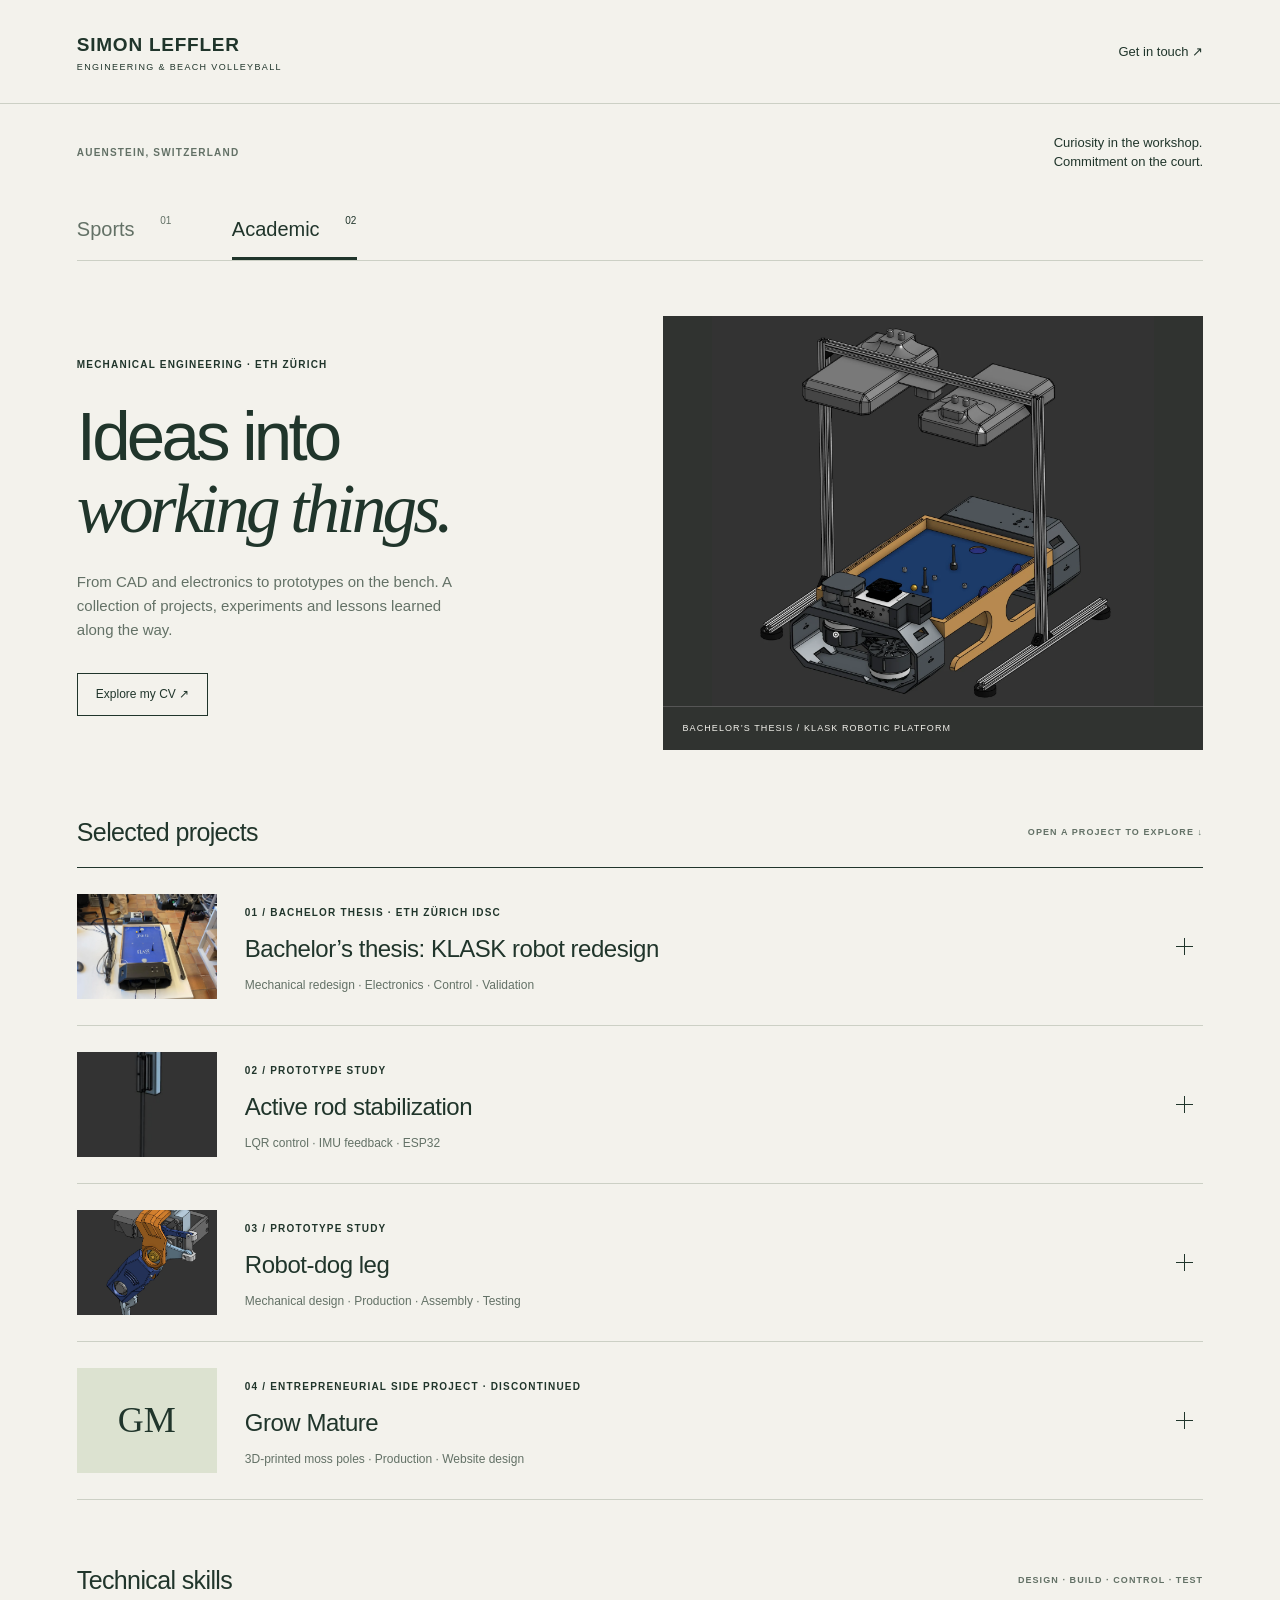
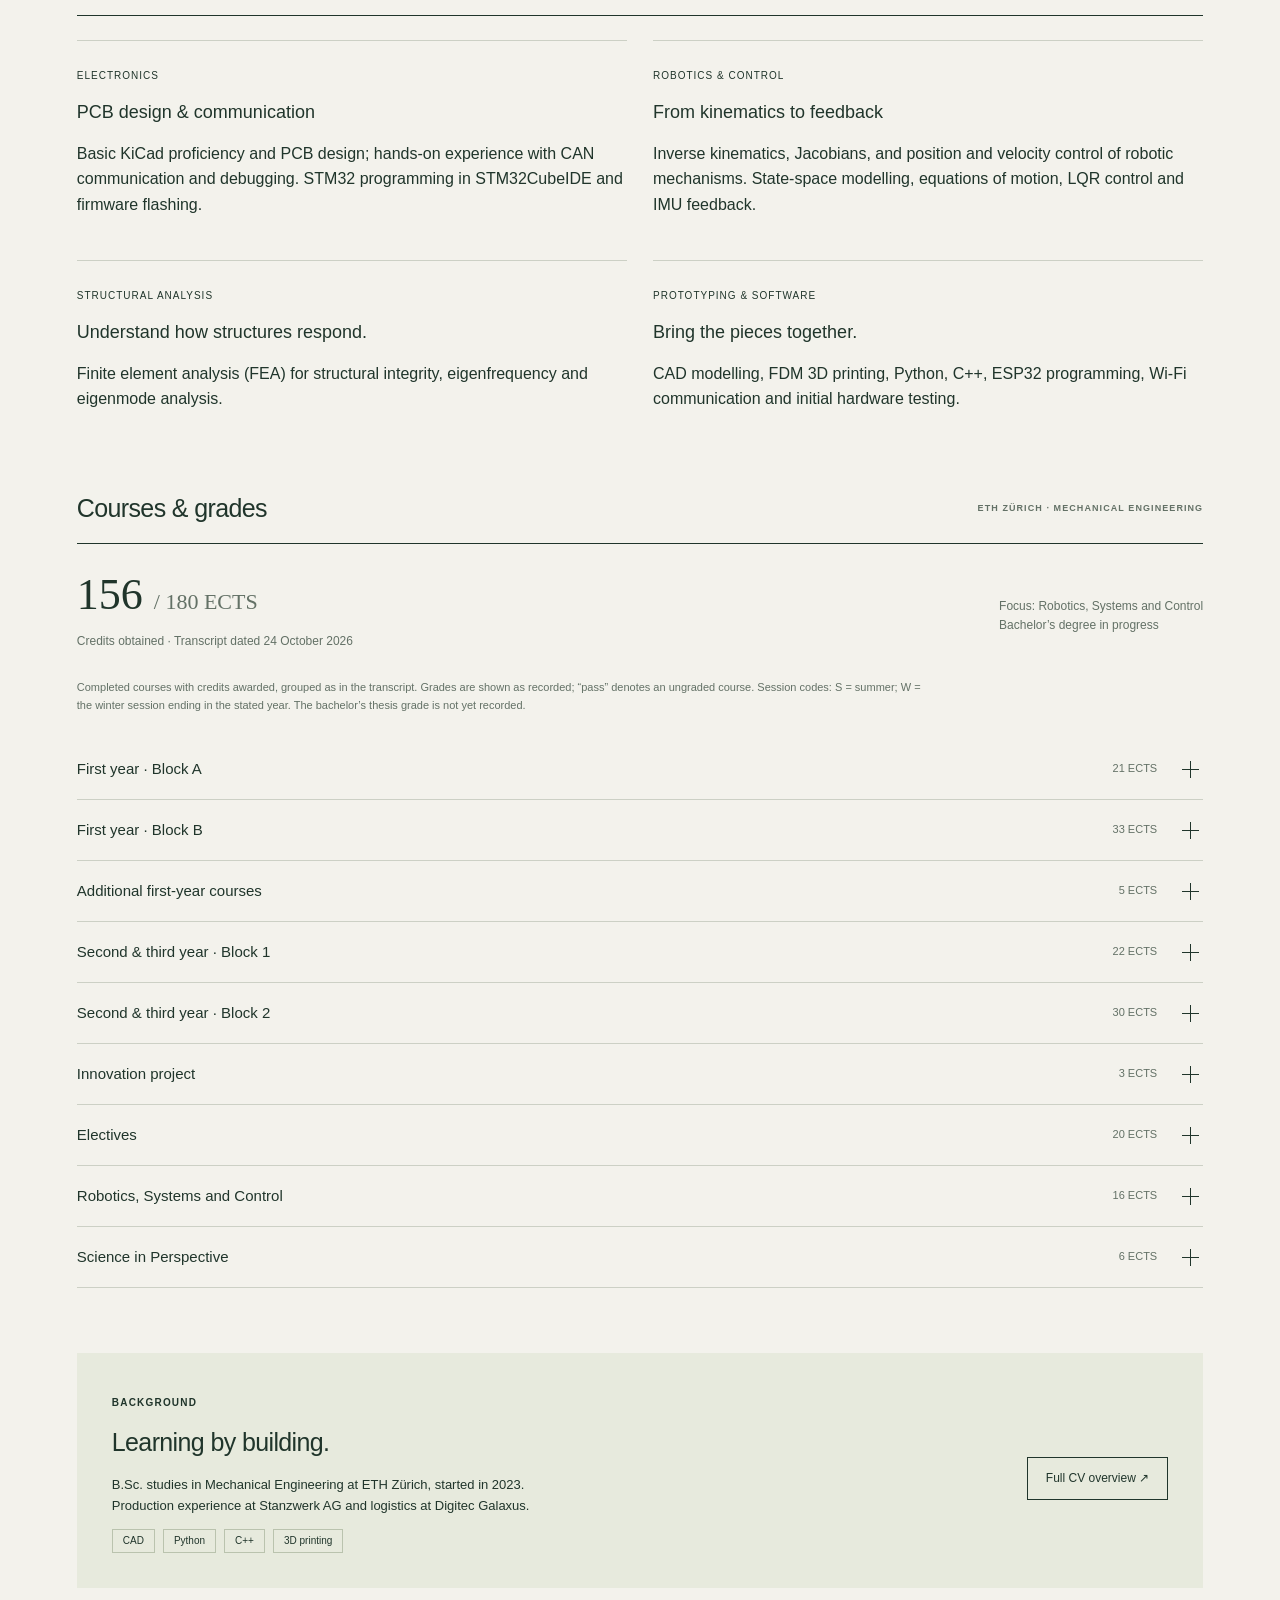
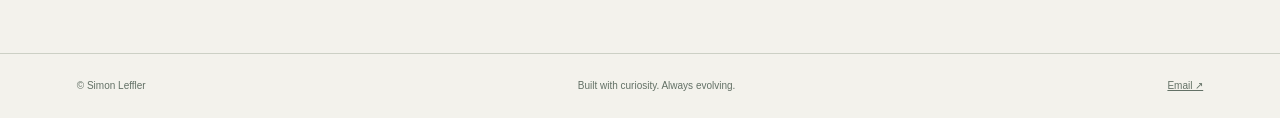
<file: index.html>
<!doctype html>
<html lang="en"><head><meta charset="UTF-8"><meta name="viewport" content="width=device-width, initial-scale=1"><meta name="description" content="Simon Leffler — mechanical engineering at ETH Zürich, hands-on projects and beach volleyball."><title>Simon Leffler — Sports & Academic</title><link rel="stylesheet" href="style.css"></head>
<body><header><a class="wordmark" href="#academic">SIMON LEFFLER<span>ENGINEERING & BEACH VOLLEYBALL</span></a><a class="contact" href="mailto:simon.leffler@hotmail.ch">Get in touch ↗</a></header>
<main><div class="intro"><span class="eyebrow">AUENSTEIN, SWITZERLAND</span><p>Curiosity in the workshop.<br>Commitment on the court.</p></div>
<nav role="tablist" aria-label="Portfolio sections"><button role="tab" id="tab-sports" aria-controls="sports" aria-selected="false" tabindex="-1">Sports <span>01</span></button><button role="tab" id="tab-academic" aria-controls="academic" aria-selected="true">Academic <span>02</span></button></nav>
<section id="academic" role="tabpanel" aria-labelledby="tab-academic"><div class="hero academic-hero"><div><span class="eyebrow">MECHANICAL ENGINEERING · ETH ZÜRICH</span><h1>Ideas into<br><em>working things.</em></h1><p>From CAD and electronics to prototypes on the bench. A collection of projects, experiments and lessons learned along the way.</p><a class="button" href="cv.html">Explore my CV ↗</a></div><figure><img src="assets/klask-final.webp" alt="CAD model of the redesigned KLASK robot with compact five-bar mechanisms"><figcaption>BACHELOR’S THESIS / KLASK ROBOTIC PLATFORM</figcaption></figure></div>
<div class="section-label"><h2>Selected projects</h2><span>OPEN A PROJECT TO EXPLORE ↓</span></div>
<details class="project" id="klask"><summary><img src="assets/klask-built.webp" alt="Assembled KLASK prototype"><div><span class="eyebrow">01 / BACHELOR THESIS · ETH ZÜRICH IDSC</span><h3>Bachelor’s thesis: KLASK robot redesign</h3><p>Mechanical redesign · Electronics · Control · Validation</p></div><span class="plus" aria-hidden="true"></span></summary><div class="project-body"><div class="text-grid"><div><h4>The project</h4><p>Redesigning the existing Klasktron platform into a smaller, more affordable and easier-to-assemble research platform. A five-bar parallel linkage replaces the earlier gantry architecture, with two base-mounted direct-drive motors controlling each player mechanism.</p><p>The work brings together PETG parts, workspace analysis, a custom four-layer power/CAN PCB and experimental motion tests. Reinforcement-learning integration and competitive gameplay evaluation remain follow-on work.</p></div><div><h4>What changed</h4><div class="metrics"><div><strong>62%</strong><span>less reported mechanism bench area</span></div><div><strong>59%</strong><span>lower scoped per-player cost</span></div></div><p class="fine">Comparisons exclude camera stands from footprint and exclude power supplies, printed parts, shipping and game board from cost. These are not complete-system savings.</p><p>Motion testing reached a peak encoder-derived speed of 1.34 m/s in circular escalation. A separate circle test measured 1.55 mm radial RMS tracking error at a commanded 0.8 m/s.</p></div></div>
<h4>From CAD to hardware</h4><div class="gallery"><figure><a href="assets/klask-early.webp" target="_blank" rel="noopener"><img loading="lazy" src="assets/klask-early.webp" alt="Earlier KLASK CAD configuration with motors around the board"></a><figcaption>Earlier assembly configuration</figcaption></figure><figure><a href="assets/klask-final.webp" target="_blank" rel="noopener"><img loading="lazy" src="assets/klask-final.webp" alt="Compact KLASK CAD configuration"></a><figcaption>Compact assembly configuration</figcaption></figure><figure><a href="assets/pcb.webp" target="_blank" rel="noopener"><img loading="lazy" src="assets/pcb.webp" alt="Custom power and CAN breakout PCB render"></a><figcaption>Custom four-layer power / CAN interface</figcaption></figure><figure><a href="assets/klask-built.webp" target="_blank" rel="noopener"><img loading="lazy" src="assets/klask-built.webp" alt="Physical KLASK prototype on a laboratory table"></a><figcaption>The assembled prototype</figcaption></figure></div>
<h4>What I learned</h4><p>Alongside the mechanical redesign, I gained experience programming STM32 microcontrollers in STM32CubeIDE and flashing firmware onto the hardware.</p><div class="learning-grid"><article><span>01 / MECHANICS</span><h5>Design the whole system.</h5><p>A compact mechanism still needs accessible connectors, cable clearance and serviceable joints. Bearing fits and PETG creep matter beyond the CAD model.</p></article><article><span>02 / ANALYSIS</span><h5>Match the model to the hardware.</h5><p>Geometry, travel, friction and mass properties must match before simulation and measured torque can be compared meaningfully.</p></article><article><span>03 / CONTROL</span><h5>Simpler hardware can demand more control work.</h5><p>The five-bar design required substantial tuning, debugging and repeated tests. Geometry changes needed corresponding software changes and explicit stopping behaviour.</p></article><article><span>04 / EXPERIMENTS</span><h5>Keep measurements distinct.</h5><p>Tracking error, encoder drift and striker motion describe different things. CAN communication errors remain unresolved; the added oscillator did not fix them.</p></article></div><p class="source">Based on the thesis discussion and conclusion, hardware/CAD documentation, PCB documentation and workspace analysis. Learning summaries are editorial drafts for review.</p></div></details>
<details class="project"><summary><img src="assets/rod-cad.webp" alt="CAD study of a tall rod mechanism"><div><span class="eyebrow">02 / PROTOTYPE STUDY</span><h3>Active rod stabilization</h3><p>LQR control · IMU feedback · ESP32</p></div><span class="plus" aria-hidden="true"></span></summary><div class="project-body"><h4>Stabilizing an unstable equilibrium</h4><p>This project uses a drone motor to stabilize a rod around its unstable zero position. An inertial measurement unit (IMU) provides feedback for a linear quadratic regulator (LQR), bringing dynamic modelling and control into a physical prototype.</p><p>The work combines CAD modelling, ESP32 programming and Wi-Fi communication with controller tuning and initial hardware tests.</p><div class="media-pair"><img loading="lazy" src="assets/rod-cad.webp" alt="Rod assembly CAD with a base and multiple mounted components"><video controls playsinline preload="none" poster="assets/rod-poster.webp" aria-label="Rod mechanism prototype demonstration"><source src="assets/rod-demo.mp4" type="video/mp4"></video></div><h4>What I learned</h4><div class="learning-grid"><article><span>01 / MODELLING</span><h5>Turn mechanics into a control model.</h5><p>Deriving equations of motion (EOM) and expressing the dynamics in state-space form connected the physical system to LQR controller design.</p></article><article><span>02 / CONTROL</span><h5>Take feedback control onto the bench.</h5><p>Working with IMU feedback, tuning the controller and running initial tests showed how a theoretical design behaves on real hardware.</p></article><article><span>03 / BUILDING</span><h5>Connect CAD to a working prototype.</h5><p>Early hands-on project experience brought CAD modelling, physical assembly and testing together in one system.</p></article><article><span>04 / EMBEDDED SYSTEMS</span><h5>Program and communicate with the controller.</h5><p>ESP32 programming and Wi-Fi communication added practical experience at the interface between the embedded controller and the development setup.</p></article></div></div></details>
<details class="project"><summary><img src="assets/servo-cad.webp" alt="CAD of an articulated servo mechanism"><div><span class="eyebrow">03 / PROTOTYPE STUDY</span><h3>Robot-dog leg</h3><p>Mechanical design · Production · Assembly · Testing</p></div><span class="plus" aria-hidden="true"></span></summary><div class="project-body"><h4>From leg design to a working prototype</h4><p>Mechanical design, production, assembly and testing of a leg mechanism intended for integration into a robot dog. The CAD model and physical prototype connect the designed linkage geometry with the movement of the assembled mechanism.</p><div class="media-pair"><img loading="lazy" src="assets/servo-cad.webp" alt="Articulated mechanism CAD with orange and blue links"><video controls playsinline preload="none" poster="assets/servo-poster.webp" aria-label="Servo mechanism motion demonstration"><source src="assets/servo-demo.mp4" type="video/mp4"></video></div><h4>What I learned</h4><div class="text-grid"><div><h5>Design for production and assembly.</h5><p>Developing the leg involved taking a CAD mechanism through part production and assembly, connecting design decisions with the practical requirements of a physical build.</p></div><div><h5>Test before system integration.</h5><p>Testing the assembled leg provided hands-on experience assessing its motion before integration into a complete robot dog.</p></div></div></div></details>
<details class="project text-project"><summary><span class="project-icon">GM</span><div><span class="eyebrow">04 / ENTREPRENEURIAL SIDE PROJECT · DISCONTINUED</span><h3>Grow Mature</h3><p>3D-printed moss poles · Production · Website design</p></div><span class="plus" aria-hidden="true"></span></summary><div class="project-body"><div class="text-grid"><div><h4>From idea to customer</h4><p>A venture producing 3D-printed moss poles for climbing plants. I handled product development and production, website design and shop setup, packaging, shipping, branding, marketing and customer communication.</p><p>The project was discontinued because of limited time.</p></div><div><h4>Learning themes</h4><p>Turning a product idea into a manufacturable item and an online offering; managing the workflow from 3D printing to fulfilment and customer support. Running the venture also highlighted the time required to sustain both production and day-to-day operations.</p></div></div></div></details>
<section class="skills-section"><div class="section-label"><h2>Technical skills</h2><span>DESIGN · BUILD · CONTROL · TEST</span></div><div class="learning-grid"><article><span>ELECTRONICS</span><h5>PCB design & communication</h5><p>Basic KiCad proficiency and PCB design; hands-on experience with CAN communication and debugging. STM32 programming in STM32CubeIDE and firmware flashing.</p></article><article><span>ROBOTICS & CONTROL</span><h5>From kinematics to feedback</h5><p>Inverse kinematics, Jacobians, and position and velocity control of robotic mechanisms. State-space modelling, equations of motion, LQR control and IMU feedback.</p></article><article><span>STRUCTURAL ANALYSIS</span><h5>Understand how structures respond.</h5><p>Finite element analysis (FEA) for structural integrity, eigenfrequency and eigenmode analysis.</p></article><article><span>PROTOTYPING & SOFTWARE</span><h5>Bring the pieces together.</h5><p>CAD modelling, FDM 3D printing, Python, C++, ESP32 programming, Wi-Fi communication and initial hardware testing.</p></article></div></section><section class="coursework" id="coursework"><div class="section-label"><h2>Courses & grades</h2><span>ETH ZÜRICH · MECHANICAL ENGINEERING</span></div><div class="study-progress"><div><strong>156 <span>/ 180 ECTS</span></strong><p>Credits obtained · Transcript dated 24 October 2026</p></div><p>Focus: Robotics, Systems and Control<br>Bachelor’s degree in progress</p></div><p class="fine">Completed courses with credits awarded, grouped as in the transcript. Grades are shown as recorded; “pass” denotes an ungraded course. Session codes: S = summer; W = the winter session ending in the stated year. The bachelor’s thesis grade is not yet recorded.</p><details class="course-group"><summary><span>First year · Block A</span><span>21 ECTS</span><span class="plus" aria-hidden="true"></span></summary><div class="table-scroll"><table><caption>First year · Block A — completed courses</caption><thead><tr><th scope="col">Course</th><th scope="col">Grade</th><th scope="col">ECTS</th><th scope="col">Session</th></tr></thead><tbody><tr><th scope="row">Analysis I</th><td>5.5</td><td>7</td><td>S24</td></tr><tr><th scope="row">Mechanics I</th><td>5.5</td><td>6</td><td>S24</td></tr><tr><th scope="row">Computer Science I</th><td>5.75</td><td>4</td><td>S24</td></tr><tr><th scope="row">Chemistry</th><td>5.75</td><td>4</td><td>S24</td></tr></tbody></table></div></details><details class="course-group"><summary><span>First year · Block B</span><span>33 ECTS</span><span class="plus" aria-hidden="true"></span></summary><div class="table-scroll"><table><caption>First year · Block B — completed courses</caption><thead><tr><th scope="col">Course</th><th scope="col">Grade</th><th scope="col">ECTS</th><th scope="col">Session</th></tr></thead><tbody><tr><th scope="row">Linear Algebra I/Linear Algebra II</th><td>4.25</td><td>6</td><td>S24</td></tr><tr><th scope="row">Computer Science II</th><td>5.25</td><td>4</td><td>S24</td></tr><tr><th scope="row">Analysis II</th><td>5.75</td><td>7</td><td>S24</td></tr><tr><th scope="row">Physics</th><td>5.75</td><td>5</td><td>S24</td></tr><tr><th scope="row">Machine Design</th><td>5</td><td>5</td><td>S24</td></tr><tr><th scope="row">Mechanics II</th><td>5.25</td><td>6</td><td>S24</td></tr></tbody></table></div></details><details class="course-group"><summary><span>Additional first-year courses</span><span>5 ECTS</span><span class="plus" aria-hidden="true"></span></summary><div class="table-scroll"><table><caption>Additional first-year courses — completed courses</caption><thead><tr><th scope="col">Course</th><th scope="col">Grade</th><th scope="col">ECTS</th><th scope="col">Session</th></tr></thead><tbody><tr><th scope="row">Engineering Design and Material Selection</th><td>5.5</td><td>4</td><td>W24</td></tr><tr><th scope="row">Laboratory Course in Physics for Students in Mechanical Engineering</th><td>pass</td><td>1</td><td>S24</td></tr></tbody></table></div></details><details class="course-group"><summary><span>Second &amp; third year · Block 1</span><span>22 ECTS</span><span class="plus" aria-hidden="true"></span></summary><div class="table-scroll"><table><caption>Second &amp; third year · Block 1 — completed courses</caption><thead><tr><th scope="col">Course</th><th scope="col">Grade</th><th scope="col">ECTS</th><th scope="col">Session</th></tr></thead><tbody><tr><th scope="row">Mechanics III</th><td>5</td><td>6</td><td>W25</td></tr><tr><th scope="row">Control Systems I</th><td>5</td><td>4</td><td>W25</td></tr><tr><th scope="row">Thermodynamics I</th><td>4.5</td><td>4</td><td>W25</td></tr><tr><th scope="row">Electrical Engineering I</th><td>4.75</td><td>4</td><td>W25</td></tr><tr><th scope="row">Analysis III</th><td>5.25</td><td>4</td><td>W25</td></tr></tbody></table></div></details><details class="course-group"><summary><span>Second &amp; third year · Block 2</span><span>30 ECTS</span><span class="plus" aria-hidden="true"></span></summary><div class="table-scroll"><table><caption>Second &amp; third year · Block 2 — completed courses</caption><thead><tr><th scope="col">Course</th><th scope="col">Grade</th><th scope="col">ECTS</th><th scope="col">Session</th></tr></thead><tbody><tr><th scope="row">Thermodynamics II</th><td>4.75</td><td>4</td><td>S25</td></tr><tr><th scope="row">Fluid Dynamics</th><td>4.75</td><td>8</td><td>S25</td></tr><tr><th scope="row">Thermodynamics III</th><td>5</td><td>3</td><td>S25</td></tr><tr><th scope="row">Stochastics and Machine Learning</th><td>5</td><td>5</td><td>S25</td></tr><tr><th scope="row">Quantum Mechanics</th><td>4.5</td><td>4</td><td>S25</td></tr><tr><th scope="row">Engineering Materials and Production</th><td>4</td><td>6</td><td>S25</td></tr></tbody></table></div></details><details class="course-group"><summary><span>Innovation project</span><span>3 ECTS</span><span class="plus" aria-hidden="true"></span></summary><div class="table-scroll"><table><caption>Innovation project — completed courses</caption><thead><tr><th scope="col">Course</th><th scope="col">Grade</th><th scope="col">ECTS</th><th scope="col">Session</th></tr></thead><tbody><tr><th scope="row">Innovation Project</th><td>5.25</td><td>3</td><td>W25</td></tr></tbody></table></div></details><details class="course-group"><summary><span>Electives</span><span>20 ECTS</span><span class="plus" aria-hidden="true"></span></summary><div class="table-scroll"><table><caption>Electives — completed courses</caption><thead><tr><th scope="col">Course</th><th scope="col">Grade</th><th scope="col">ECTS</th><th scope="col">Session</th></tr></thead><tbody><tr><th scope="row">Manufacturing</th><td>5</td><td>4</td><td>W26</td></tr><tr><th scope="row">Introduction to Finite Element Analysis</th><td>4.5</td><td>4</td><td>S26</td></tr><tr><th scope="row">Managerial Economics</th><td>5.25</td><td>4</td><td>W26</td></tr><tr><th scope="row">Mass Transfer</th><td>4</td><td>4</td><td>W26</td></tr><tr><th scope="row">Materials for Mechanical Engineers</th><td>5</td><td>4</td><td>S26</td></tr></tbody></table></div></details><details class="course-group"><summary><span>Robotics, Systems and Control</span><span>16 ECTS</span><span class="plus" aria-hidden="true"></span></summary><div class="table-scroll"><table><caption>Robotics, Systems and Control — completed courses</caption><thead><tr><th scope="col">Course</th><th scope="col">Grade</th><th scope="col">ECTS</th><th scope="col">Session</th></tr></thead><tbody><tr><th scope="row">Introduction to Photonics</th><td>5.25</td><td>4</td><td>W26</td></tr><tr><th scope="row">Manufacturing of Electronic Devices</th><td>4.75</td><td>4</td><td>W26</td></tr><tr><th scope="row">Microrobotics</th><td>5.5</td><td>4</td><td>W26</td></tr><tr><th scope="row">Nanorobotics</th><td>4.75</td><td>4</td><td>S26</td></tr></tbody></table></div></details><details class="course-group"><summary><span>Science in Perspective</span><span>6 ECTS</span><span class="plus" aria-hidden="true"></span></summary><div class="table-scroll"><table><caption>Science in Perspective — completed courses</caption><thead><tr><th scope="col">Course</th><th scope="col">Grade</th><th scope="col">ECTS</th><th scope="col">Session</th></tr></thead><tbody><tr><th scope="row">Aesthetics: On the History and Theory of Beauty</th><td>5.5</td><td>3</td><td>S25</td></tr><tr><th scope="row">Technology and Policy of Electrical Energy Storage</th><td>4.75</td><td>3</td><td>S25</td></tr></tbody></table></div></details></section><aside class="cv-strip"><div><span class="eyebrow">BACKGROUND</span><h2>Learning by building.</h2><p>B.Sc. studies in Mechanical Engineering at ETH Zürich, started in 2023.<br>Production experience at Stanzwerk AG and logistics at Digitec Galaxus.</p><div class="tags"><span>CAD</span><span>Python</span><span>C++</span><span>3D printing</span></div></div><a class="button" href="cv.html">Full CV overview ↗</a></aside></section>
<section id="sports" role="tabpanel" aria-labelledby="tab-sports" hidden><div class="hero sports-hero"><div><span class="eyebrow">BEACH VOLLEYBALL · BLOCKER</span><h1>One point.<br><em>Then the next.</em></h1><p>From Auenstein to the top of Swiss beach volleyball. The seasons, the people and the work behind the results.</p><a class="button" href="assets/sponsoring-2027.pdf" target="_blank" rel="noopener">Sponsoring 2027 ↗</a></div><figure><img src="assets/sport.webp" alt="Simon Leffler holding a volleyball on court"><figcaption>SIMON LEFFLER / BEACH VOLLEYBALL</figcaption></figure></div><div class="sport-intro"><p>Swiss U23 champion in 2024 & 2025.<br>Fourth at the Elite Swiss Championships in 2026.</p><span>190 CM<br>AUENSTEIN, AARGAU</span></div><div class="section-label"><h2>Season by season</h2><span>OPEN A YEAR TO EXPLORE ↓</span></div><div id="seasons"></div><aside class="cv-strip"><div><span class="eyebrow">THE NEXT CHAPTER</span><h2>More time on the sand.</h2><p>The 2027 ambition: more quality in training and recovery,<br>more international experience, and greater consistency.</p></div><a class="button" href="mailto:simon.leffler@hotmail.ch">Let’s connect ↗</a></aside></section>
</main><footer><span>© Simon Leffler</span><span>Built with curiosity. Always evolving.</span><a href="mailto:simon.leffler@hotmail.ch">Email ↗</a></footer><script src="content.js?v=2023-story"></script><script src="app.js"></script></body></html>
</file>
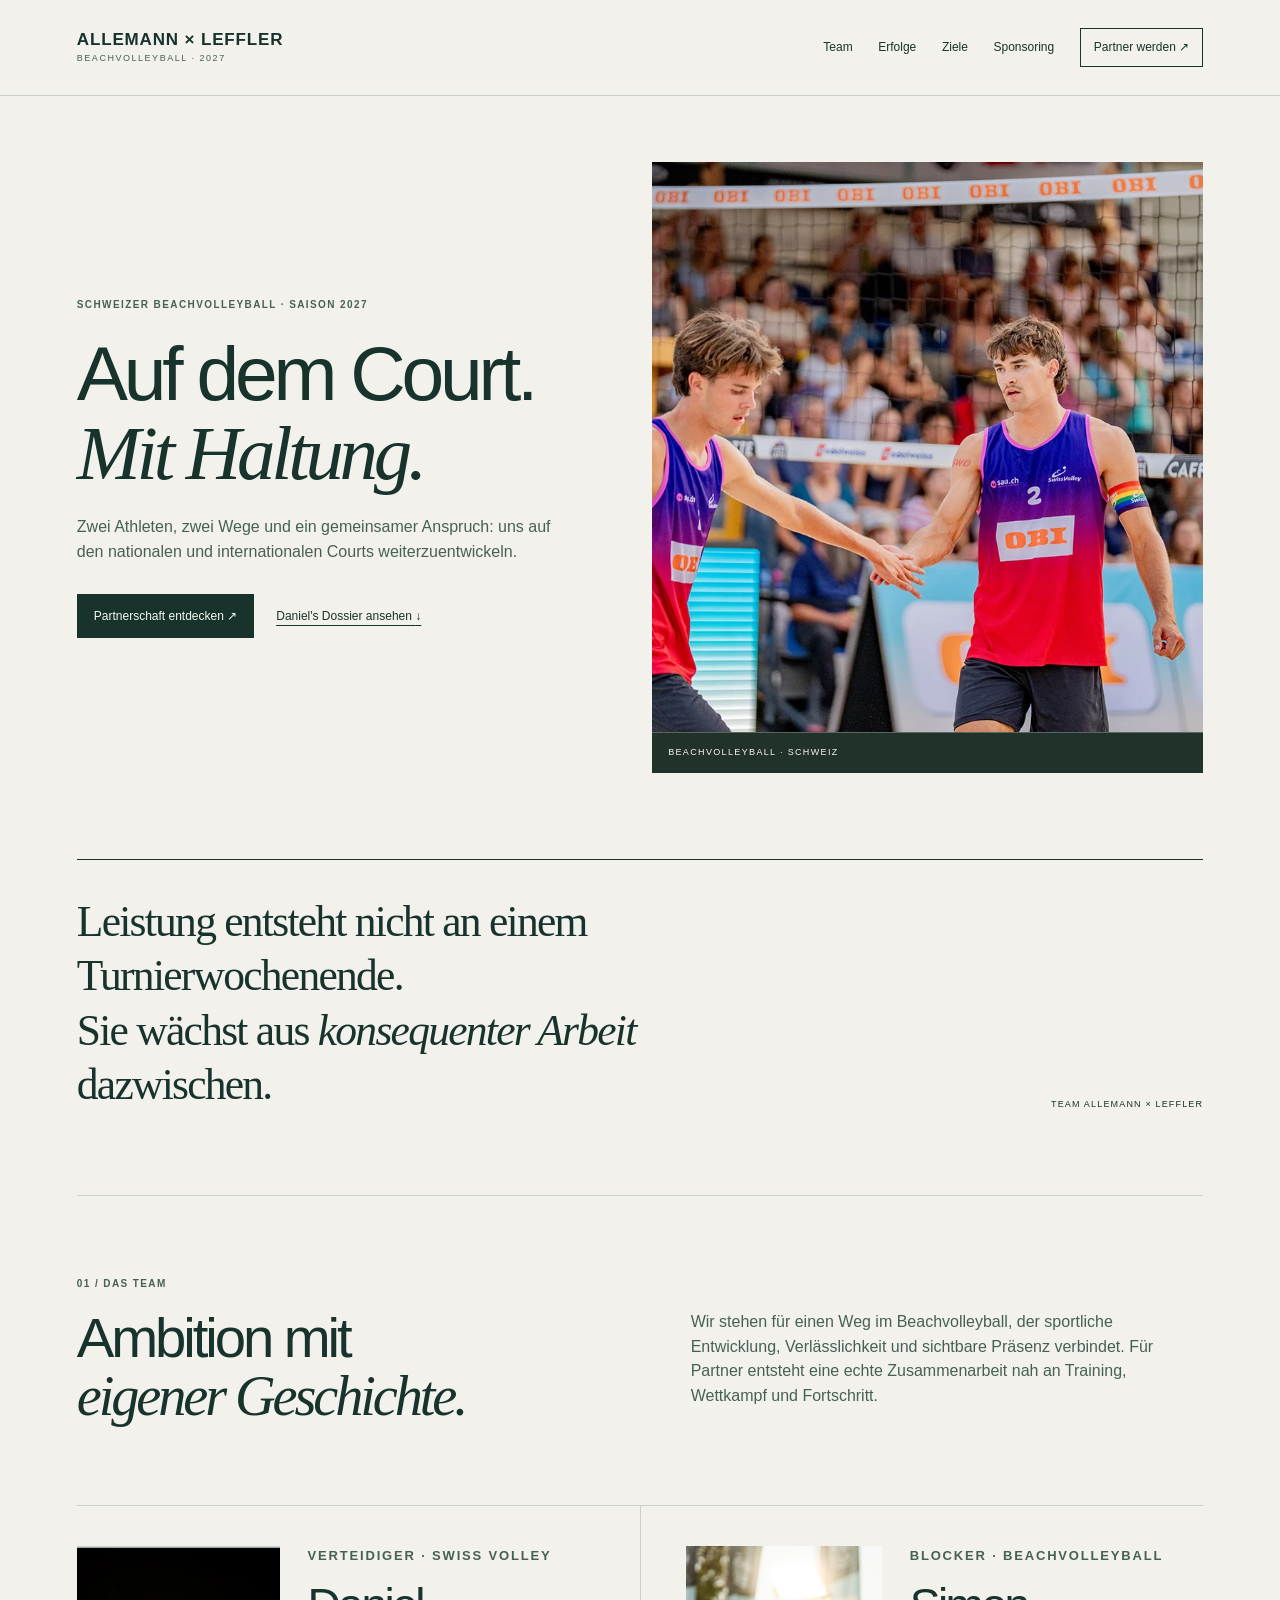
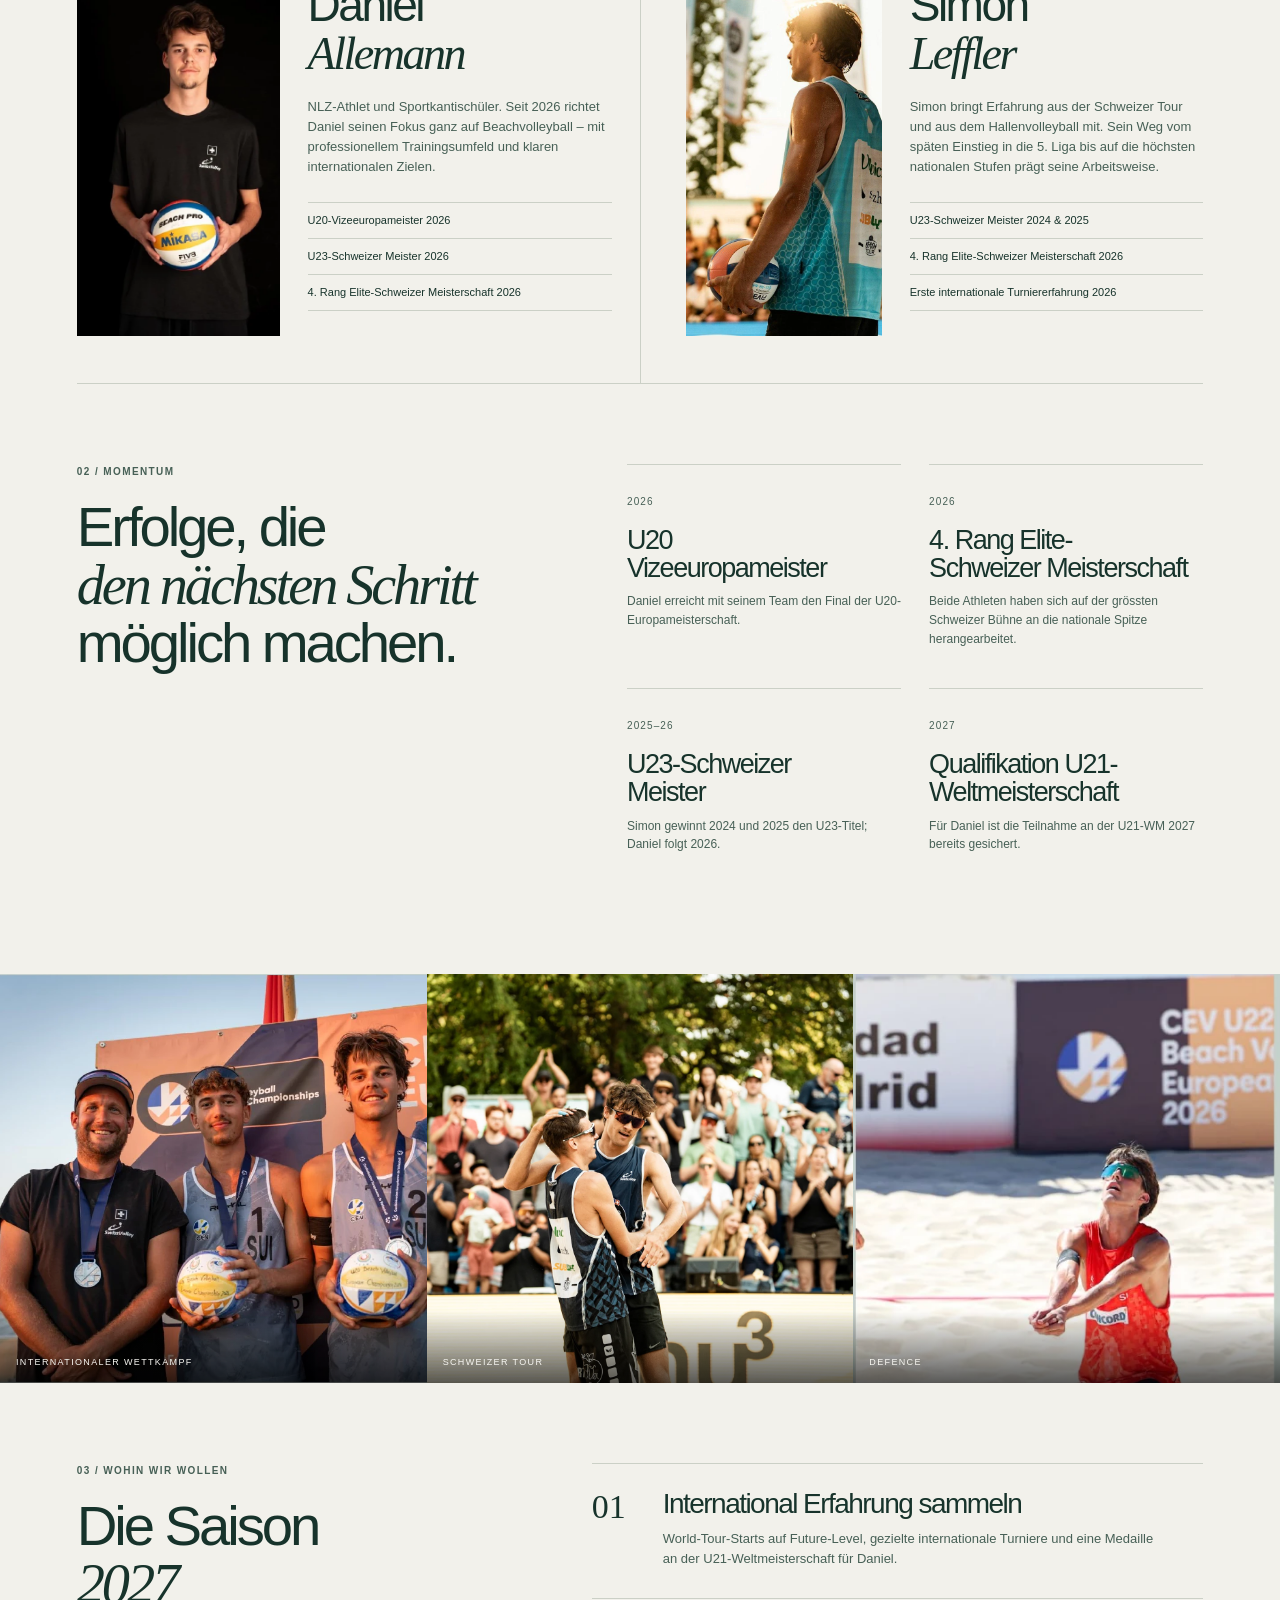
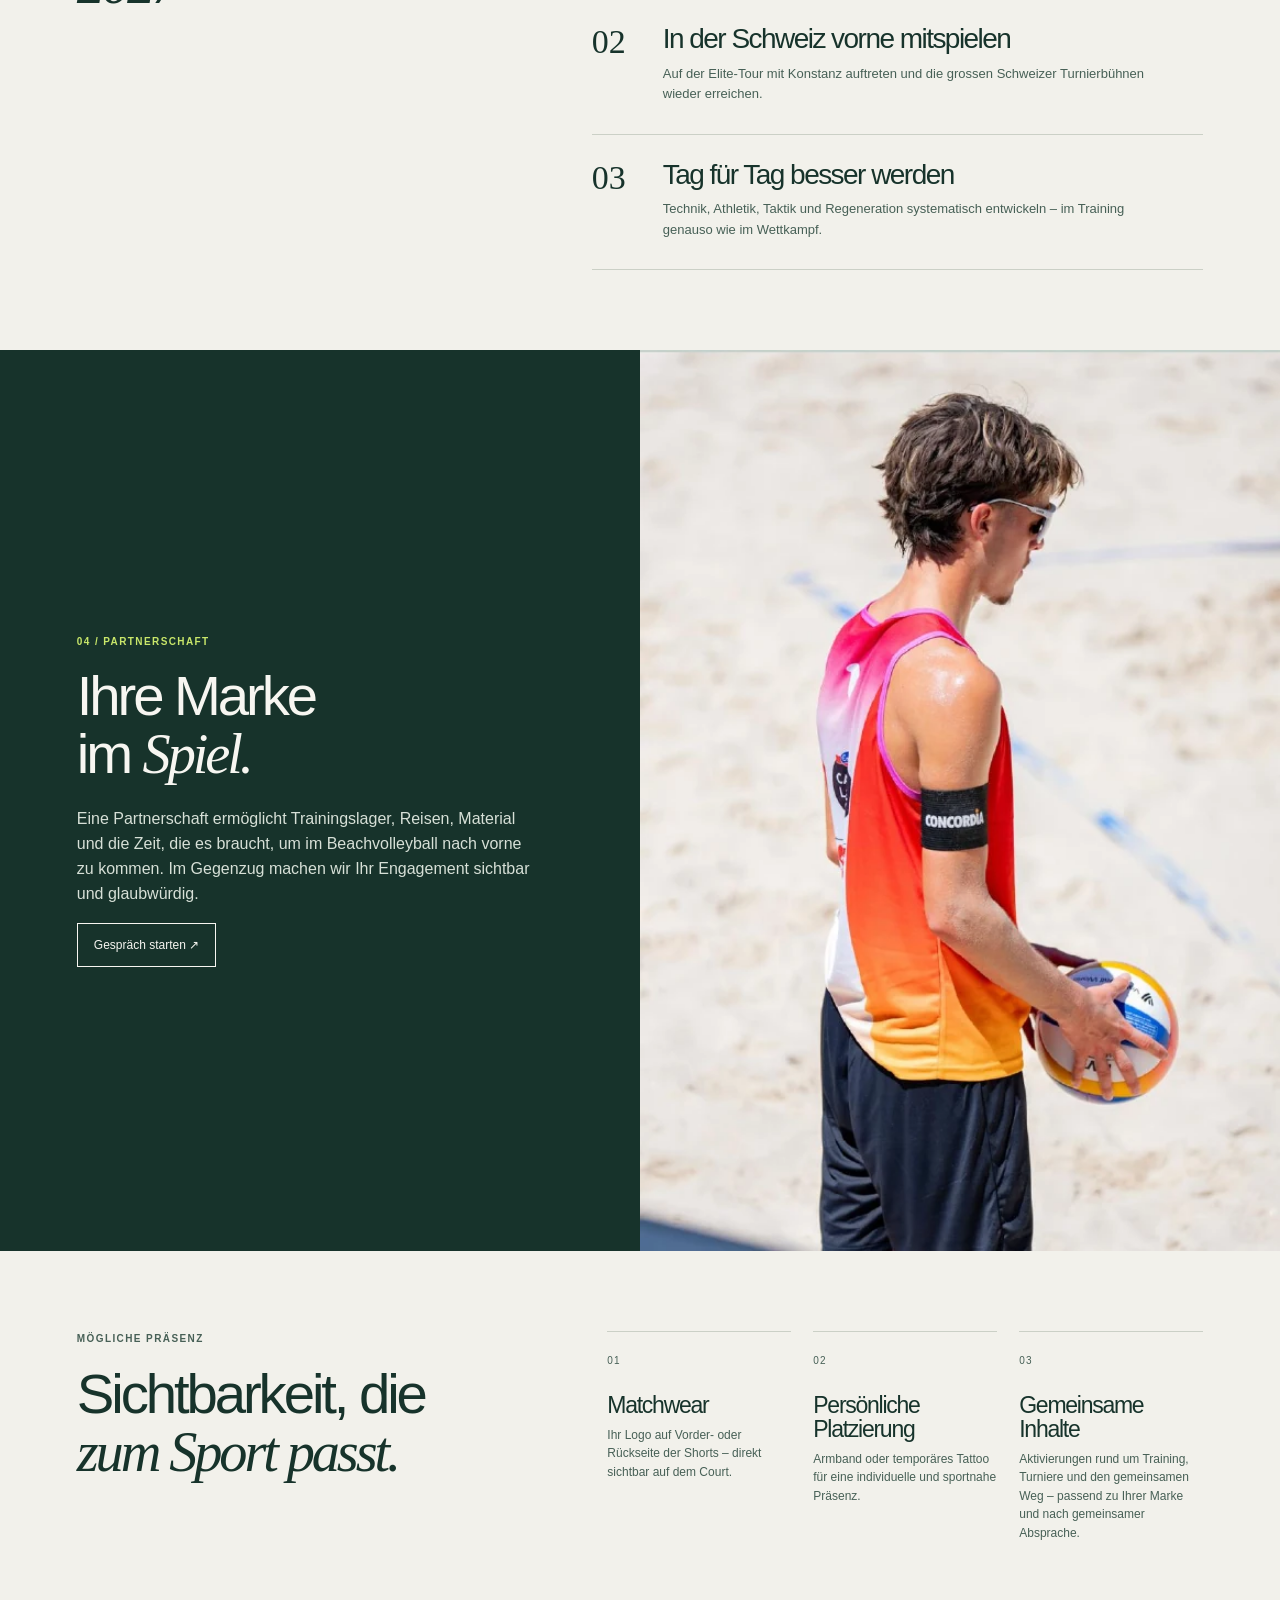
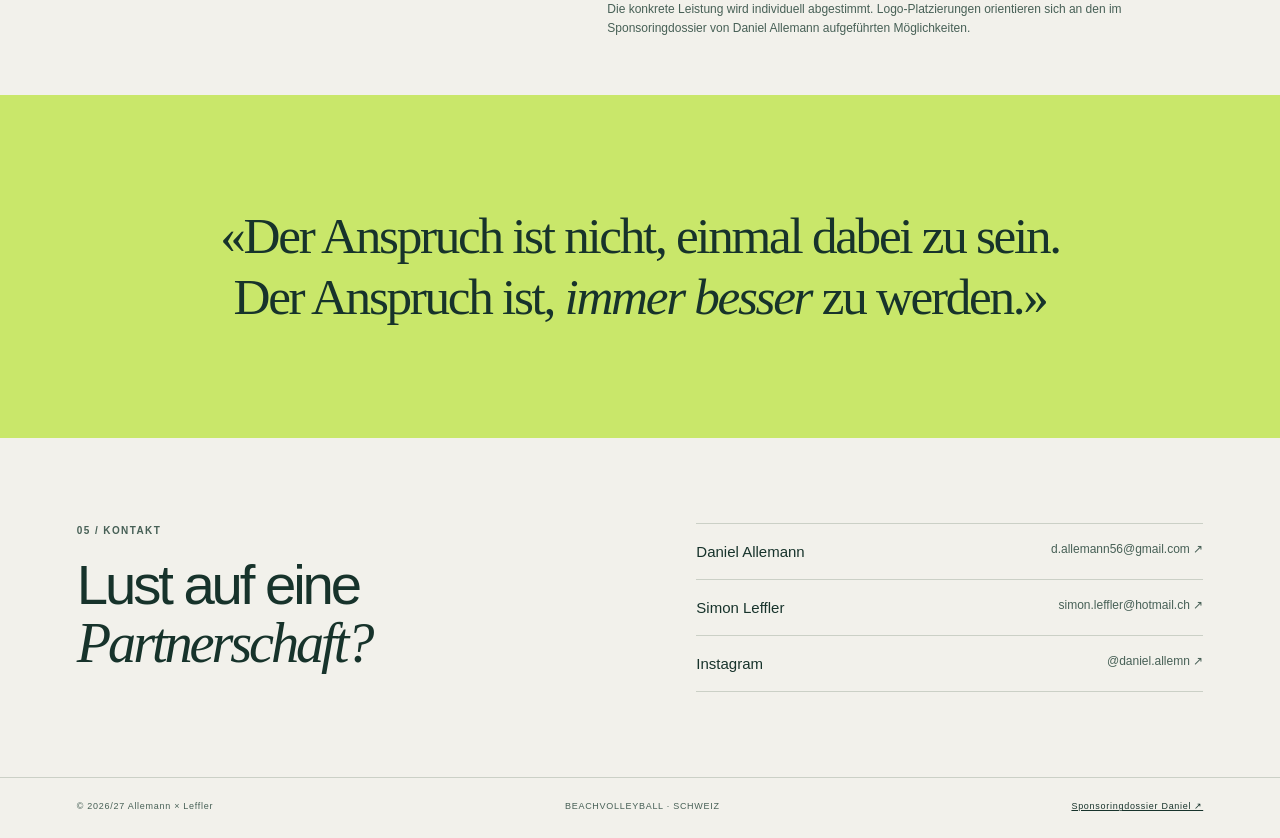
<file: team/index.html>
<!doctype html>
<html lang="de">
<head>
  <meta charset="UTF-8">
  <meta name="viewport" content="width=device-width, initial-scale=1">
  <meta name="description" content="Allemann × Leffler — Beachvolleyball. Partnerschaftsmöglichkeiten für die Saison 2027.">
  <meta name="theme-color" content="#17332b">
  <title>Allemann × Leffler — Beachvolleyball</title>
  <link rel="stylesheet" href="style.css">
</head>
<body>
  <header class="site-header">
    <a class="wordmark" href="#top" aria-label="Zur Startseite">ALLEMANN × LEFFLER<span>BEACHVOLLEYBALL · 2027</span></a>
    <button class="menu-toggle" type="button" aria-expanded="false" aria-controls="main-nav">Menü <span aria-hidden="true">+</span></button>
    <nav id="main-nav" aria-label="Hauptnavigation">
      <a href="#team">Team</a>
      <a href="#highlights">Erfolge</a>
      <a href="#goals">Ziele</a>
      <a href="#partnerschaft">Sponsoring</a>
      <a class="nav-cta" href="#contact">Partner werden ↗</a>
    </nav>
  </header>

  <main id="top">
    <section class="hero" aria-labelledby="hero-title">
      <div class="hero-copy">
        <p class="eyebrow">SCHWEIZER BEACHVOLLEYBALL · SAISON 2027</p>
        <h1>Auf dem Court.<br><em>Mit Haltung.</em></h1>
        <p class="lead">Zwei Athleten, zwei Wege und ein gemeinsamer Anspruch: uns auf den nationalen und internationalen Courts weiterzuentwickeln.</p>
        <div class="button-row">
          <a class="button button-dark" href="#partnerschaft">Partnerschaft entdecken ↗</a>
          <a class="text-link" href="assets/sponsoringdossier-daniel-allemann-2026.pdf" target="_blank" rel="noopener">Daniel's Dossier ansehen <span aria-hidden="true">↓</span></a>
        </div>
      </div>
      <figure class="hero-image">
        <img src="assets/simon-daniel-2026.webp" alt="Simon Leffler und Daniel Allemann auf einem Beachvolleyball-Court">
        <figcaption>BEACHVOLLEYBALL · SCHWEIZ</figcaption>
      </figure>
    </section>

    <section class="statement" aria-label="Unser Anspruch">
      <p>Leistung entsteht nicht an einem Turnierwochenende.<br>Sie wächst aus <em>konsequenter Arbeit</em> dazwischen.</p>
      <span>TEAM ALLEMANN × LEFFLER</span>
    </section>

    <section id="team" class="section intro-section" aria-labelledby="team-title">
      <div class="section-heading">
        <p class="eyebrow">01 / DAS TEAM</p>
        <h2 id="team-title">Ambition mit<br><em>eigener Geschichte.</em></h2>
      </div>
      <div class="section-copy">
        <p>Wir stehen für einen Weg im Beachvolleyball, der sportliche Entwicklung, Verlässlichkeit und sichtbare Präsenz verbindet. Für Partner entsteht eine echte Zusammenarbeit nah an Training, Wettkampf und Fortschritt.</p>
      </div>
    </section>

    <section class="athletes" aria-label="Athletenprofile">
      <article class="athlete-card athlete-daniel">
        <div class="athlete-image"><img src="assets/daniel-portrait.webp" alt="Daniel Allemann mit Beachvolleyball"></div>
        <div class="athlete-info">
          <p class="eyebrow">VERTEIDIGER · SWISS VOLLEY</p>
          <h3>Daniel<br><em>Allemann</em></h3>
          <p>NLZ-Athlet und Sportkantischüler. Seit 2026 richtet Daniel seinen Fokus ganz auf Beachvolleyball – mit professionellem Trainingsumfeld und klaren internationalen Zielen.</p>
          <ul>
            <li>U20-Vizeeuropameister 2026</li>
            <li>U23-Schweizer Meister 2026</li>
            <li>4. Rang Elite-Schweizer Meisterschaft 2026</li>
          </ul>
        </div>
      </article>
      <article class="athlete-card athlete-simon">
        <div class="athlete-image"><img src="assets/simon-sport.webp" alt="Simon Leffler hält einen Volleyball auf dem Court"></div>
        <div class="athlete-info">
          <p class="eyebrow">BLOCKER · BEACHVOLLEYBALL</p>
          <h3>Simon<br><em>Leffler</em></h3>
          <p>Simon bringt Erfahrung aus der Schweizer Tour und aus dem Hallenvolleyball mit. Sein Weg vom späten Einstieg in die 5. Liga bis auf die höchsten nationalen Stufen prägt seine Arbeitsweise.</p>
          <ul>
            <li>U23-Schweizer Meister 2024 &amp; 2025</li>
            <li>4. Rang Elite-Schweizer Meisterschaft 2026</li>
            <li>Erste internationale Turniererfahrung 2026</li>
          </ul>
        </div>
      </article>
    </section>

    <section id="highlights" class="section achievements" aria-labelledby="highlights-title">
      <div class="section-heading">
        <p class="eyebrow">02 / MOMENTUM</p>
        <h2 id="highlights-title">Erfolge, die<br><em>den nächsten Schritt</em> möglich machen.</h2>
      </div>
      <div class="achievement-grid">
        <article><span>2026</span><h3>U20<br>Vizeeuropameister</h3><p>Daniel erreicht mit seinem Team den Final der U20-Europameisterschaft.</p></article>
        <article><span>2026</span><h3>4. Rang Elite-<br>Schweizer Meisterschaft</h3><p>Beide Athleten haben sich auf der grössten Schweizer Bühne an die nationale Spitze herangearbeitet.</p></article>
        <article><span>2025–26</span><h3>U23-Schweizer<br>Meister</h3><p>Simon gewinnt 2024 und 2025 den U23-Titel; Daniel folgt 2026.</p></article>
        <article><span>2027</span><h3>Qualifikation U21-<br>Weltmeisterschaft</h3><p>Für Daniel ist die Teilnahme an der U21-WM 2027 bereits gesichert.</p></article>
      </div>
    </section>

    <section class="photo-band" aria-label="Eindrücke vom Beachvolleyball">
      <figure><img src="assets/daniel-cev.webp" alt="Daniel Allemann nach einem internationalen Beachvolleyball-Erfolg"><figcaption>INTERNATIONALER WETTKAMPF</figcaption></figure>
      <figure><img src="assets/simon-2025.webp" alt="Simon Leffler beim Beachvolleyball"><figcaption>SCHWEIZER TOUR</figcaption></figure>
      <figure><img src="assets/daniel-defence.webp" alt="Daniel Allemann bei einer Abwehraktion im Sand"><figcaption>DEFENCE</figcaption></figure>
    </section>

    <section id="goals" class="section goals" aria-labelledby="goals-title">
      <div class="section-heading">
        <p class="eyebrow">03 / WOHIN WIR WOLLEN</p>
        <h2 id="goals-title">Die Saison<br><em>2027</em></h2>
      </div>
      <div class="goal-list">
        <article><span>01</span><div><h3>International Erfahrung sammeln</h3><p>World-Tour-Starts auf Future-Level, gezielte internationale Turniere und eine Medaille an der U21-Weltmeisterschaft für Daniel.</p></div></article>
        <article><span>02</span><div><h3>In der Schweiz vorne mitspielen</h3><p>Auf der Elite-Tour mit Konstanz auftreten und die grossen Schweizer Turnierbühnen wieder erreichen.</p></div></article>
        <article><span>03</span><div><h3>Tag für Tag besser werden</h3><p>Technik, Athletik, Taktik und Regeneration systematisch entwickeln – im Training genauso wie im Wettkampf.</p></div></article>
      </div>
    </section>

    <section id="partnerschaft" class="partner-section" aria-labelledby="partner-title">
      <div class="partner-copy">
        <p class="eyebrow">04 / PARTNERSCHAFT</p>
        <h2 id="partner-title">Ihre Marke<br>im <em>Spiel.</em></h2>
        <p class="lead">Eine Partnerschaft ermöglicht Trainingslager, Reisen, Material und die Zeit, die es braucht, um im Beachvolleyball nach vorne zu kommen. Im Gegenzug machen wir Ihr Engagement sichtbar und glaubwürdig.</p>
        <a class="button button-light" href="#contact">Gespräch starten ↗</a>
      </div>
      <div class="partner-image"><img src="assets/daniel-on-court.webp" alt="Daniel Allemann im Beachvolleyball-Wettkampf"></div>
    </section>

    <section class="section placements" aria-labelledby="placements-title">
      <div class="section-heading">
        <p class="eyebrow">MÖGLICHE PRÄSENZ</p>
        <h2 id="placements-title">Sichtbarkeit, die<br><em>zum Sport passt.</em></h2>
      </div>
      <div class="placement-grid">
        <article><span>01</span><h3>Matchwear</h3><p>Ihr Logo auf Vorder- oder Rückseite der Shorts – direkt sichtbar auf dem Court.</p></article>
        <article><span>02</span><h3>Persönliche Platzierung</h3><p>Armband oder temporäres Tattoo für eine individuelle und sportnahe Präsenz.</p></article>
        <article><span>03</span><h3>Gemeinsame Inhalte</h3><p>Aktivierungen rund um Training, Turniere und den gemeinsamen Weg – passend zu Ihrer Marke und nach gemeinsamer Absprache.</p></article>
      </div>
      <p class="note">Die konkrete Leistung wird individuell abgestimmt. Logo-Platzierungen orientieren sich an den im Sponsoringdossier von Daniel Allemann aufgeführten Möglichkeiten.</p>
    </section>

    <section class="quote-section" aria-label="Motivation">
      <p>«Der Anspruch ist nicht, einmal dabei zu sein.<br>Der Anspruch ist, <em>immer besser</em> zu werden.»</p>
    </section>

    <section id="contact" class="contact-section" aria-labelledby="contact-title">
      <div>
        <p class="eyebrow">05 / KONTAKT</p>
        <h2 id="contact-title">Lust auf eine<br><em>Partnerschaft?</em></h2>
      </div>
      <div class="contact-options">
        <a href="mailto:d.allemann56@gmail.com?subject=Partnerschaft%20Beachvolleyball">Daniel Allemann <span>d.allemann56@gmail.com ↗</span></a>
        <a href="mailto:simon.leffler@hotmail.ch?subject=Partnerschaft%20Beachvolleyball">Simon Leffler <span>simon.leffler@hotmail.ch ↗</span></a>
        <a href="https://www.instagram.com/daniel.allemn/" target="_blank" rel="noopener">Instagram <span>@daniel.allemn ↗</span></a>
      </div>
    </section>
  </main>

  <footer>
    <span>© 2026/27 Allemann × Leffler</span>
    <span>BEACHVOLLEYBALL · SCHWEIZ</span>
    <a href="assets/sponsoringdossier-daniel-allemann-2026.pdf" target="_blank" rel="noopener">Sponsoringdossier Daniel ↗</a>
  </footer>
  <script src="app.js"></script>
</body>
</html>
</file>
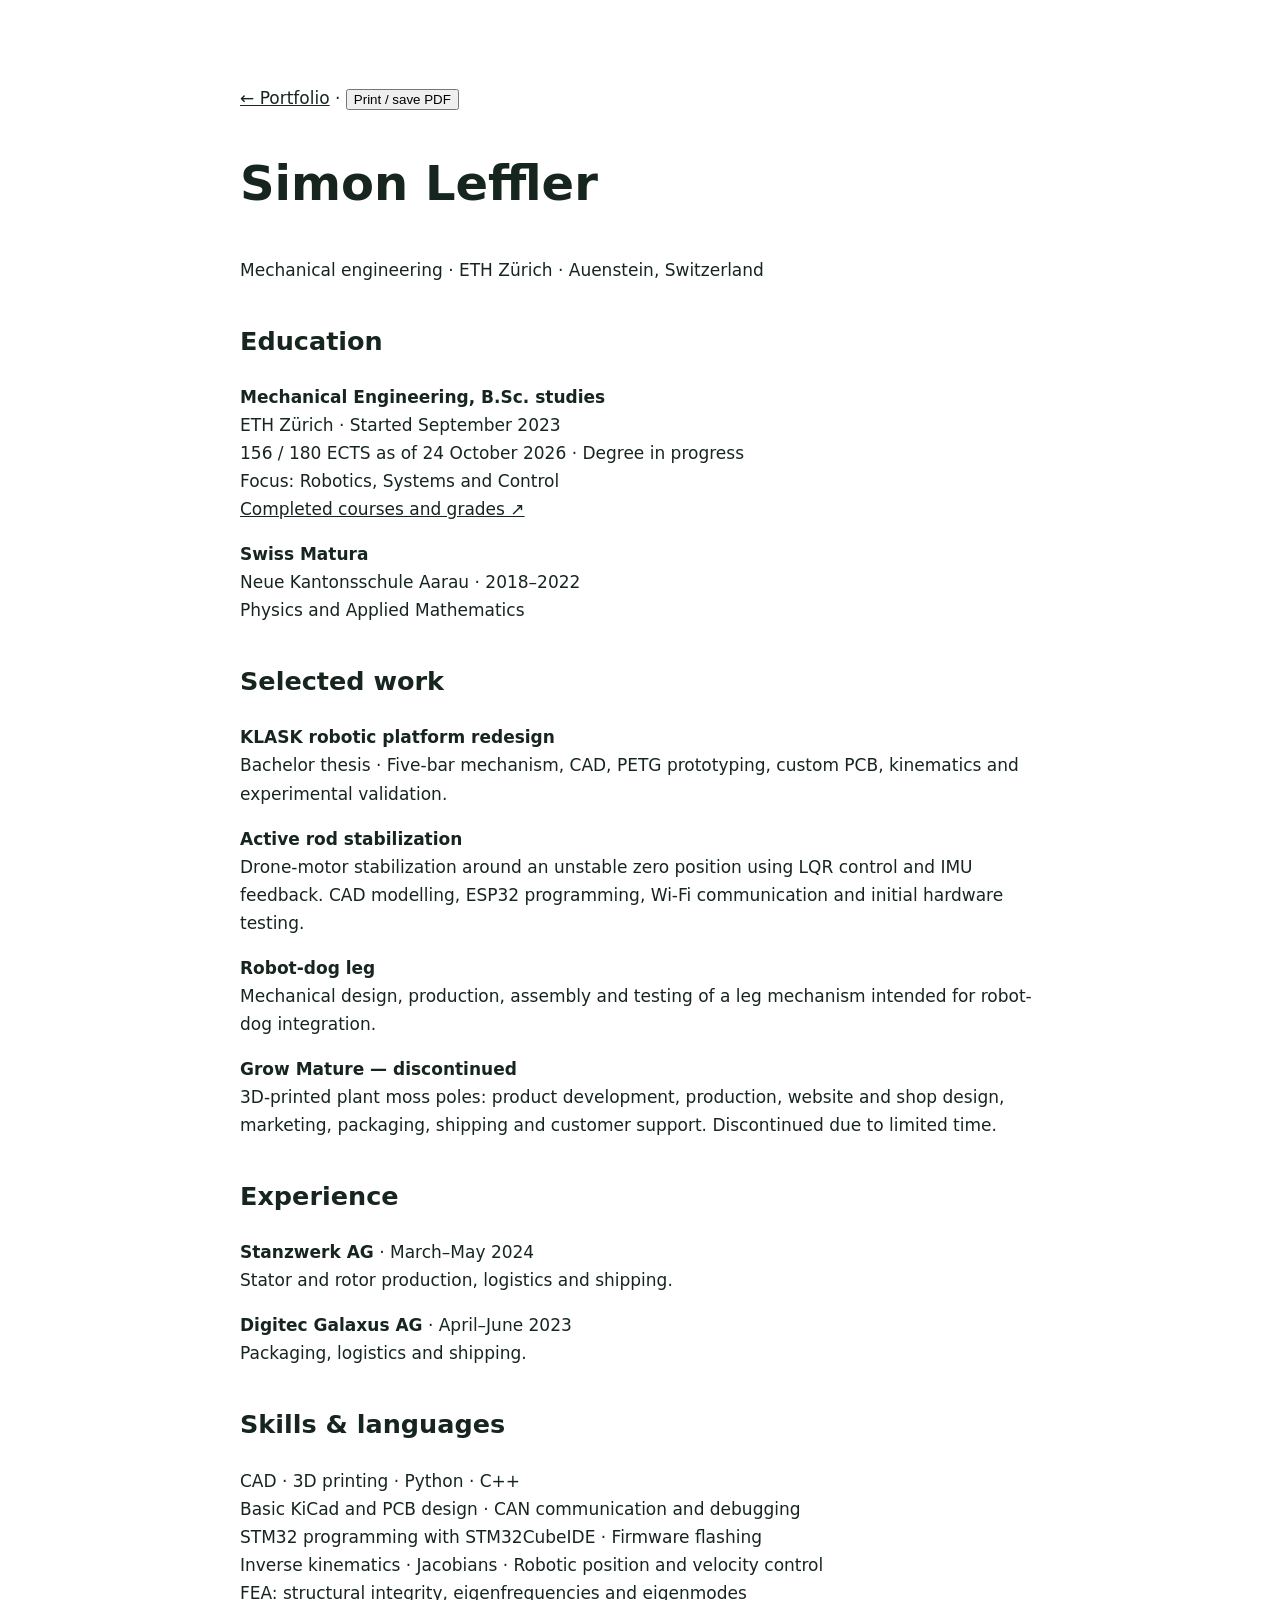
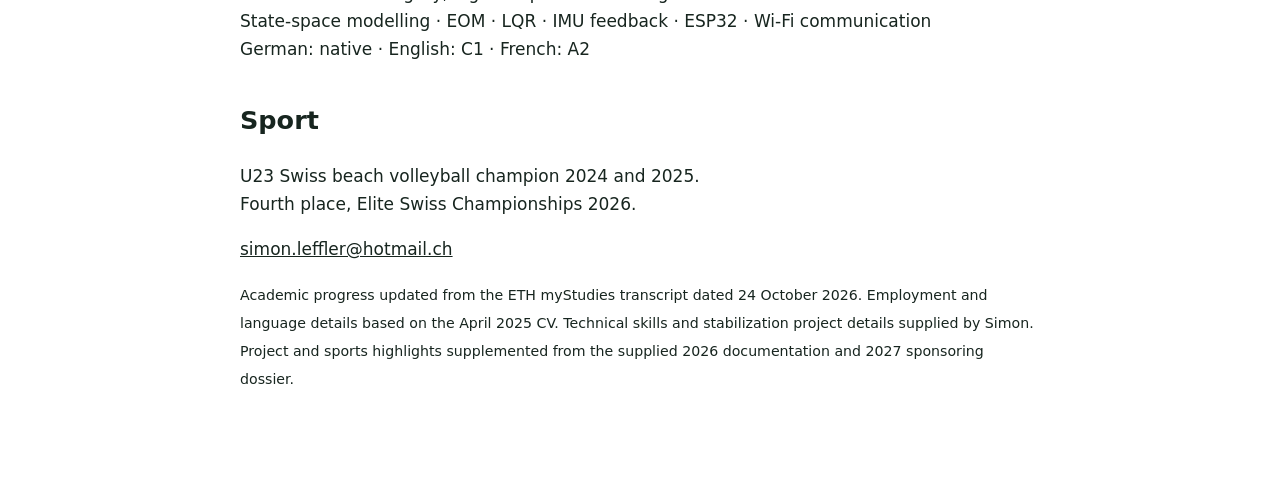
<file: cv.html>
<!doctype html><html lang="en"><meta charset="utf-8"><meta name="viewport" content="width=device-width"><title>Simon Leffler | CV overview</title><style>body{font:17px/1.65 system-ui;max-width:800px;margin:60px auto;padding:24px;color:#17251f}h1{font-size:48px}h2{margin-top:36px}a{color:inherit}@media print{.tools{display:none}}</style><div class="tools"><a href="index.html#academic">← Portfolio</a> · <button onclick="window.print()">Print / save PDF</button></div><h1>Simon Leffler</h1><p>Mechanical engineering · ETH Zürich · Auenstein, Switzerland</p><h2>Education</h2><p><b>Mechanical Engineering, B.Sc. studies</b><br>ETH Zürich · Started September 2023<br>156 / 180 ECTS as of 24 October 2026 · Degree in progress<br>Focus: Robotics, Systems and Control<br><a href="index.html#coursework">Completed courses and grades ↗</a></p><p><b>Swiss Matura</b><br>Neue Kantonsschule Aarau · 2018–2022<br>Physics and Applied Mathematics</p><h2>Selected work</h2><p><b>KLASK robotic platform redesign</b><br>Bachelor thesis · Five-bar mechanism, CAD, PETG prototyping, custom PCB, kinematics and experimental validation.</p><p><b>Active rod stabilization</b><br>Drone-motor stabilization around an unstable zero position using LQR control and IMU feedback. CAD modelling, ESP32 programming, Wi-Fi communication and initial hardware testing.</p><p><b>Robot-dog leg</b><br>Mechanical design, production, assembly and testing of a leg mechanism intended for robot-dog integration.</p><p><b>Grow Mature — discontinued</b><br>3D-printed plant moss poles: product development, production, website and shop design, marketing, packaging, shipping and customer support. Discontinued due to limited time.</p><h2>Experience</h2><p><b>Stanzwerk AG</b> · March–May 2024<br>Stator and rotor production, logistics and shipping.</p><p><b>Digitec Galaxus AG</b> · April–June 2023<br>Packaging, logistics and shipping.</p><h2>Skills & languages</h2><p>CAD · 3D printing · Python · C++<br>Basic KiCad and PCB design · CAN communication and debugging<br>STM32 programming with STM32CubeIDE · Firmware flashing<br>Inverse kinematics · Jacobians · Robotic position and velocity control<br>FEA: structural integrity, eigenfrequencies and eigenmodes<br>State-space modelling · EOM · LQR · IMU feedback · ESP32 · Wi-Fi communication<br>German: native · English: C1 · French: A2</p><h2>Sport</h2><p>U23 Swiss beach volleyball champion 2024 and 2025.<br>Fourth place, Elite Swiss Championships 2026.</p><p><a href="mailto:simon.leffler@hotmail.ch">simon.leffler@hotmail.ch</a></p><small>Academic progress updated from the ETH myStudies transcript dated 24 October 2026. Employment and language details based on the April 2025 CV. Technical skills and stabilization project details supplied by Simon. Project and sports highlights supplemented from the supplied 2026 documentation and 2027 sponsoring dossier.</small></html>
</file>
<file: style.css>
:root{--paper:#f3f2ec;--ink:#20352b;--muted:#637166;--line:#ccd0c5;--accent:#d6e6a7}*{box-sizing:border-box}body{margin:0;background:var(--paper);color:var(--ink);font-family:Arial,Helvetica,sans-serif;line-height:1.6}a{color:inherit}button{font:inherit}header,main,footer{max-width:1440px;margin:auto;padding-left:6%;padding-right:6%}header{display:flex;justify-content:space-between;align-items:center;padding-top:30px;padding-bottom:28px;border-bottom:1px solid var(--line)}.wordmark{font-size:19px;font-weight:800;text-decoration:none;letter-spacing:.04em}.wordmark span{display:block;font-size:9px;letter-spacing:.15em;font-weight:400}.contact{font-size:13px;text-decoration:none}.intro{display:flex;justify-content:space-between;align-items:center;padding:30px 0}.intro p{margin:0;font-size:13px;line-height:1.45}.eyebrow,.section-label>span{font-size:10px;letter-spacing:.12em;font-weight:600}.intro>.eyebrow{color:var(--muted)}nav{display:flex;gap:30px;border-bottom:1px solid var(--line)}nav button{background:none;border:0;border-bottom:3px solid transparent;padding:12px 0;min-width:125px;text-align:left;color:var(--muted);font-size:20px;cursor:pointer}nav button[aria-selected=true]{color:var(--ink);border-color:var(--ink)}nav button span{font-size:10px;margin-left:20px;vertical-align:top}.hero{display:grid;grid-template-columns:1fr 1fr;gap:45px;align-items:center;padding:55px 0 62px}.hero h1{font-size:clamp(44px,5.4vw,76px);line-height:1.04;letter-spacing:-.055em;font-weight:500;margin:25px 0}.hero h1 em{font-family:Georgia,serif;font-weight:400}.hero p{max-width:400px;font-size:15px;color:var(--muted)}.button{display:inline-block;text-decoration:none;border:1px solid var(--ink);padding:11px 18px;font-size:12px;margin-top:16px}.button:hover{background:var(--ink);color:var(--paper)}figure{margin:0}.hero figure{background:#303330;overflow:hidden}.hero img{width:100%;height:390px;object-fit:contain;display:block}.hero figcaption{color:#f3f2ec;font-size:9px;letter-spacing:.12em;padding:14px 20px;border-top:1px solid #555}.sports-hero img{object-fit:cover}.section-label{display:flex;justify-content:space-between;align-items:center;border-bottom:1px solid var(--ink);padding-bottom:15px}h2{font-size:25px;letter-spacing:-.025em;font-weight:500;margin:0}.section-label>span{color:var(--muted);font-size:9px}.project{border-bottom:1px solid var(--line)}summary{cursor:pointer;list-style:none}summary::-webkit-details-marker{display:none}.project>summary{display:grid;grid-template-columns:140px 1fr 30px;gap:28px;align-items:center;padding:26px 0}.project>summary>img{width:140px;height:105px;object-fit:cover;background:#303330}.project>summary h3{font-size:24px;font-weight:500;letter-spacing:-.02em;margin:7px 0}.project>summary p{font-size:12px;margin:0;color:var(--muted)}.plus{width:24px;height:24px;position:relative}.plus:before,.plus:after{content:'';position:absolute;background:var(--ink);width:17px;height:1px;left:3px;top:12px}.plus:after{transform:rotate(90deg)}details[open]>summary .plus:after{transform:none}.project-body{padding:12px 0 45px}h4{font-size:21px;font-weight:500;margin:16px 0}h5{font-size:18px;line-height:1.3;margin:15px 0;font-weight:500}.project-body p{font-size:14px;color:#4c5c51;max-width:800px}.text-grid{display:grid;grid-template-columns:1fr 1fr;gap:60px}.metrics{display:flex;gap:35px}.metrics strong{font:48px Georgia,serif;display:block}.metrics span{font-size:11px;display:block;max-width:140px}.project-body .fine,.fine{font-size:11px;line-height:1.6}.gallery{display:grid;grid-template-columns:1fr 1fr;gap:20px;margin:24px 0 40px}.gallery img{display:block;width:100%;height:300px;object-fit:contain;background:#303330}.gallery figcaption{font-size:11px;padding-top:8px;color:var(--muted)}.learning-grid{display:grid;grid-template-columns:1fr 1fr;gap:26px}.learning-grid article{border-top:1px solid var(--line);padding-top:20px}.learning-grid article>span{font-size:10px;letter-spacing:.1em}.source{font-size:11px!important;margin-top:28px}.media-pair{display:grid;grid-template-columns:1fr 1fr;gap:25px;margin-top:30px}.media-pair img,.media-pair video{width:100%;height:460px;object-fit:contain;background:#303330}.project-icon{font:36px Georgia,serif;background:#dce2d0;height:105px;display:grid;place-items:center}.cv-strip{margin:65px 0;display:flex;justify-content:space-between;align-items:center;padding:35px;background:#e7eadd;gap:25px}.cv-strip h2{margin-top:8px}.cv-strip p{font-size:13px}.cv-strip .button{white-space:nowrap}.tags{display:flex;gap:8px;flex-wrap:wrap}.tags span{font-size:10px;border:1px solid #bac3ae;padding:3px 10px}.sport-intro{display:flex;justify-content:space-between;padding:0 0 45px;align-items:center}.sport-intro p{font:25px/1.5 Georgia,serif}.sport-intro>span{font-size:10px;letter-spacing:.12em}.year{border-bottom:1px solid var(--line)}.year summary{display:grid;grid-template-columns:120px 1fr 30px;align-items:center;padding:25px 0;gap:20px}.year-number{font:36px Georgia,serif}.year-title{font-size:18px}.year-body{padding:0 0 30px 140px}.year-body p{font-size:14px}.year-body ul{padding-left:20px;font-size:14px}.pending{border-left:2px solid #becb9e;padding-left:16px;color:var(--muted);font-size:12px!important}.year-body .badge{font-size:10px;letter-spacing:.1em;color:var(--muted)}footer{border-top:1px solid var(--line);padding-top:24px;padding-bottom:24px;display:flex;justify-content:space-between;font-size:10px;color:var(--muted)}[hidden]{display:none!important}:focus-visible{outline:3px solid #8a9e54;outline-offset:5px}summary:hover h3,summary:hover .year-title{text-decoration:underline;text-underline-offset:5px}@media(max-width:750px){header,main,footer{padding-left:6%;padding-right:6%}.wordmark{font-size:16px}.intro{gap:20px}.intro p{font-size:11px}.hero{grid-template-columns:1fr;gap:25px;padding:35px 0}.hero h1{font-size:52px}.hero img{height:320px}.hero p{max-width:100%}.project>summary{grid-template-columns:75px 1fr 22px;gap:15px}.project>summary>img,.project-icon{width:75px;height:80px}.project>summary h3{font-size:19px}.project>summary .eyebrow{font-size:8px}.project>summary p{font-size:10px}.section-label>span{max-width:105px;text-align:right}.text-grid,.learning-grid{grid-template-columns:1fr;gap:12px}.gallery{gap:12px}.gallery img{height:180px}.media-pair{gap:12px}.media-pair img,.media-pair video{height:330px}.cv-strip{display:block;padding:25px;margin:40px 0}.year summary{grid-template-columns:75px 1fr 24px;gap:12px}.year-number{font-size:28px}.year-title{font-size:16px}.year-body{padding-left:0}.sport-intro{gap:15px}.sport-intro p{font-size:20px}footer{gap:15px;flex-wrap:wrap}footer span:nth-child(2){display:none}}
.skills-section,.coursework{margin-top:60px}.skills-section .learning-grid{margin-top:24px}.study-progress{display:flex;justify-content:space-between;align-items:center;gap:25px;padding:25px 0 5px}.study-progress strong{font:44px Georgia,serif}.study-progress strong span{font-size:22px;color:var(--muted)}.study-progress p{font-size:12px;color:var(--muted)}.coursework>.fine{max-width:850px;margin-bottom:25px;color:var(--muted)}.course-group{border-bottom:1px solid var(--line)}.course-group summary{display:grid;grid-template-columns:1fr auto 24px;gap:22px;align-items:center;padding:18px 0;font-size:15px}.course-group summary>span:nth-child(2){font-size:11px;color:var(--muted)}.table-scroll{overflow-x:auto;margin-bottom:22px}table{width:100%;border-collapse:collapse;text-align:left;font-size:12px}caption{text-align:left;font-size:11px;color:var(--muted);padding:0 0 12px}th,td{padding:12px 10px;border-bottom:1px solid var(--line);vertical-align:top}thead th{font-size:10px;text-transform:uppercase;letter-spacing:.08em}tbody th{font-weight:400}td{white-space:nowrap;font-variant-numeric:tabular-nums}th:first-child{padding-left:0;width:65%}@media(max-width:750px){.study-progress{align-items:start;flex-direction:column;gap:0}.course-group summary{gap:10px;font-size:14px}th,td{padding:10px 6px}.skills-section,.coursework{margin-top:40px}}

.season-results{margin:20px 0 32px;line-height:1.9}.season-chapter{margin-top:36px}.season-chapter h3{font-size:25px;font-weight:500;letter-spacing:-.025em;line-height:1.25;margin:0 0 14px}.season-chapter p{max-width:740px;line-height:1.8}.season-gallery{display:grid;grid-template-columns:repeat(2,minmax(0,1fr));gap:20px;margin:24px 0 32px}.season-gallery.single{grid-template-columns:minmax(0,1fr);max-width:850px}.season-gallery img{display:block;width:100%;height:auto;border-radius:2px}.season-gallery figcaption{font-size:11px;color:var(--muted);line-height:1.6;margin-top:9px}.photo-credit{display:block;font-size:10px;margin-top:3px;text-underline-offset:3px}@media(max-width:600px){.season-gallery{grid-template-columns:1fr;gap:24px}.season-chapter h3{font-size:23px}.season-chapter{margin-top:30px}}

.season-gallery img.portrait{max-height:640px;object-fit:contain;object-position:left center}
</file>
<file: team/style.css>
:root {
  --paper: #f2f1eb;
  --ink: #17332b;
  --ink-soft: #476056;
  --line: #cbd0c6;
  --chalk: #f7f6f1;
  --lime: #c9e76a;
  --sand: #d6b979;
}

* { box-sizing: border-box; }
html { scroll-behavior: smooth; }
body { margin: 0; background: var(--paper); color: var(--ink); font-family: Arial, Helvetica, sans-serif; line-height: 1.55; }
body.menu-open { overflow: hidden; }
a { color: inherit; }
img { display: block; max-width: 100%; }

.site-header, main, footer { max-width: 1440px; margin: 0 auto; padding-left: 6%; padding-right: 6%; }
.site-header { min-height: 96px; display: flex; align-items: center; justify-content: space-between; border-bottom: 1px solid var(--line); gap: 24px; }
.wordmark { text-decoration: none; font-size: 17px; font-weight: 800; letter-spacing: .05em; line-height: 1.05; white-space: nowrap; }
.wordmark span { display: block; margin-top: 5px; color: var(--ink-soft); font-size: 9px; letter-spacing: .17em; font-weight: 500; }
nav { display: flex; align-items: center; gap: clamp(16px, 2vw, 32px); }
nav a { text-decoration: none; font-size: 12px; transition: opacity .18s ease; }
nav a:hover, .text-link:hover, footer a:hover { opacity: .58; }
.nav-cta { border: 1px solid var(--ink); padding: 9px 13px; }
.menu-toggle { display: none; border: 0; background: none; color: var(--ink); font: inherit; font-size: 12px; cursor: pointer; }
.menu-toggle span { font-size: 18px; margin-left: 6px; vertical-align: -1px; }

.hero { display: grid; grid-template-columns: minmax(280px, .95fr) minmax(360px, 1.05fr); gap: clamp(36px, 6vw, 100px); padding: 66px 0 86px; align-items: center; }
.eyebrow { margin: 0; color: var(--ink-soft); font-size: 10px; letter-spacing: .14em; font-weight: 700; }
h1, h2, h3, p { margin-top: 0; }
h1, h2, h3 { letter-spacing: -.055em; font-weight: 500; line-height: 1.03; }
h1 { margin: 22px 0; font-size: clamp(48px, 6vw, 86px); }
h2 { margin: 18px 0 0; font-size: clamp(38px, 4.4vw, 65px); }
h3 { font-size: 26px; }
em { font-family: Georgia, 'Times New Roman', serif; font-weight: 400; }
.lead { max-width: 490px; color: var(--ink-soft); font-size: 16px; }
.button-row { display: flex; flex-wrap: wrap; align-items: center; gap: 22px; margin-top: 29px; }
.button { display: inline-block; padding: 12px 16px; text-decoration: none; font-size: 12px; transition: background .18s ease, color .18s ease; }
.button-dark { background: var(--ink); border: 1px solid var(--ink); color: var(--chalk); }
.button-dark:hover { background: transparent; color: var(--ink); }
.button-light { border: 1px solid var(--chalk); color: var(--chalk); }
.button-light:hover { background: var(--chalk); color: var(--ink); }
.text-link { color: var(--ink); font-size: 12px; text-underline-offset: 5px; }
.hero-image { margin: 0; overflow: hidden; background: #203229; }
.hero-image img { width: 100%; height: min(48vw, 570px); min-height: 400px; object-fit: cover; object-position: 48% center; }
figcaption { padding: 13px 16px; color: var(--chalk); font-size: 9px; letter-spacing: .15em; border-top: 1px solid rgb(255 255 255 / .25); }

.statement { display: flex; justify-content: space-between; gap: 25px; padding: 34px 0 83px; border-top: 1px solid var(--ink); align-items: end; }
.statement p { max-width: 760px; margin: 0; font: clamp(26px, 3.4vw, 48px)/1.25 Georgia, 'Times New Roman', serif; letter-spacing: -.04em; }
.statement span { font-size: 9px; letter-spacing: .13em; white-space: nowrap; }

.section { padding: 80px 0; }
.intro-section { border-top: 1px solid var(--line); display: grid; grid-template-columns: 1fr 1fr; gap: 9%; }
.section-copy { align-self: end; max-width: 500px; color: var(--ink-soft); font-size: 16px; }

.athletes { display: grid; grid-template-columns: 1fr 1fr; border-top: 1px solid var(--line); border-bottom: 1px solid var(--line); }
.athlete-card { min-width: 0; display: grid; grid-template-columns: .8fr 1.2fr; gap: 28px; padding: 40px 5% 47px 0; }
.athlete-card + .athlete-card { padding-left: 8%; padding-right: 0; border-left: 1px solid var(--line); }
.athlete-image { background: #d7ddd3; align-self: stretch; }
.athlete-image img { width: 100%; height: 100%; min-height: 390px; object-fit: cover; object-position: center; }
.athlete-simon .athlete-image img { object-position: center; }
.athlete-info h3 { margin: 16px 0 20px; font-size: clamp(35px, 3.6vw, 52px); }
.athlete-info p { color: var(--ink-soft); font-size: 13px; }
.athlete-info ul { list-style: none; margin: 24px 0 0; padding: 0; border-top: 1px solid var(--line); }
.athlete-info li { padding: 9px 0; border-bottom: 1px solid var(--line); font-size: 11px; }

.achievements { display: grid; grid-template-columns: .9fr 1.1fr; gap: 7%; }
.achievement-grid { display: grid; grid-template-columns: 1fr 1fr; gap: 0 28px; }
.achievement-grid article { padding: 23px 0 28px; border-top: 1px solid var(--line); }
.achievement-grid span, .placement-grid span { font-size: 10px; letter-spacing: .11em; color: var(--ink-soft); }
.achievement-grid h3 { margin: 14px 0 10px; font-size: 27px; }
.achievement-grid p { color: var(--ink-soft); font-size: 12px; }

.photo-band { display: grid; grid-template-columns: 1fr 1fr 1fr; margin-left: calc(50% - 50vw); margin-right: calc(50% - 50vw); }
.photo-band figure { position: relative; margin: 0; overflow: hidden; background: var(--ink); }
.photo-band img { height: 32vw; min-height: 270px; width: 100%; object-fit: cover; transition: transform .45s ease; }
.photo-band figure:nth-child(1) img { object-position: center; }
.photo-band figure:nth-child(3) img { object-position: 62% center; }
.photo-band figure:hover img { transform: scale(1.035); }
.photo-band figcaption { position: absolute; bottom: 0; left: 0; right: 0; background: linear-gradient(transparent, rgb(0 0 0 / .65)); border: 0; padding-top: 45px; }

.goals { display: grid; grid-template-columns: .82fr 1.18fr; gap: 8%; }
.goal-list article { display: grid; grid-template-columns: 55px 1fr; gap: 16px; padding: 24px 0 29px; border-top: 1px solid var(--line); }
.goal-list article:last-child { border-bottom: 1px solid var(--line); }
.goal-list span { font: 34px Georgia, 'Times New Roman', serif; }
.goal-list h3 { margin: 2px 0 10px; font-size: 28px; }
.goal-list p { max-width: 500px; margin: 0; color: var(--ink-soft); font-size: 13px; }

.partner-section { display: grid; grid-template-columns: 1fr 1fr; margin-left: calc(50% - 50vw); margin-right: calc(50% - 50vw); background: var(--ink); color: var(--chalk); }
.partner-copy { align-self: center; padding: 80px max(6vw, calc((100vw - 1440px) / 2 + 6vw)); padding-right: 8vw; }
.partner-copy .eyebrow { color: var(--lime); }
.partner-copy h2 { margin-bottom: 24px; }
.partner-copy .lead { color: #d7e0d7; }
.partner-image { min-height: 590px; }
.partner-image img { width: 100%; height: 100%; object-fit: cover; object-position: center; }

.placements { display: grid; grid-template-columns: .85fr 1.15fr; gap: 8%; }
.placement-grid { display: grid; grid-template-columns: repeat(3, 1fr); gap: 22px; }
.placement-grid article { border-top: 1px solid var(--line); padding-top: 15px; }
.placement-grid h3 { margin: 22px 0 8px; font-size: 23px; }
.placement-grid p, .note { color: var(--ink-soft); font-size: 12px; }
.note { grid-column: 2; margin: 23px 0 0; }

.quote-section { padding: 110px 8%; margin-left: calc(50% - 50vw); margin-right: calc(50% - 50vw); background: var(--lime); text-align: center; }
.quote-section p { margin: 0; font: clamp(30px, 4vw, 57px)/1.2 Georgia, 'Times New Roman', serif; letter-spacing: -.045em; }

.contact-section { display: grid; grid-template-columns: 1fr 1fr; padding: 85px 0; gap: 10%; }
.contact-options { align-self: end; }
.contact-options a { display: flex; justify-content: space-between; gap: 12px; padding: 16px 0; border-top: 1px solid var(--line); text-decoration: none; font-size: 15px; }
.contact-options a:last-child { border-bottom: 1px solid var(--line); }
.contact-options span { color: var(--ink-soft); font-size: 12px; overflow-wrap: anywhere; text-align: right; }

footer { display: flex; justify-content: space-between; gap: 15px; border-top: 1px solid var(--line); padding-top: 22px; padding-bottom: 24px; color: var(--ink-soft); font-size: 9px; letter-spacing: .08em; }
footer a { color: var(--ink); }

@media (max-width: 900px) {
  .site-header { min-height: 78px; }
  .menu-toggle { display: block; }
  nav { display: none; position: fixed; z-index: 3; inset: 78px 0 0; padding: 28px 6%; flex-direction: column; align-items: flex-start; gap: 25px; background: var(--paper); }
  nav.is-open { display: flex; }
  nav a { font-size: 27px; }
  .nav-cta { margin-top: 4px; font-size: 15px; }
  .hero { grid-template-columns: 1fr; padding-top: 48px; }
  .hero-image { max-width: 690px; }
  .statement, .intro-section, .achievements, .goals, .placements, .contact-section { grid-template-columns: 1fr; }
  .statement { display: block; padding-bottom: 65px; }
  .statement span { display: block; margin-top: 23px; }
  .athlete-card { grid-template-columns: .75fr 1.25fr; }
  .athlete-image img { min-height: 330px; }
  .partner-copy { padding: 65px 8%; }
  .partner-image { min-height: 480px; }
  .note { grid-column: auto; }
}

@media (max-width: 620px) {
  .site-header, main, footer { padding-left: 5%; padding-right: 5%; }
  .wordmark { font-size: 14px; }
  .hero { gap: 35px; padding-bottom: 55px; }
  .hero-image img { min-height: 310px; height: 78vw; }
  .statement p { font-size: 29px; }
  .section { padding: 58px 0; }
  .athletes, .photo-band, .partner-section { grid-template-columns: 1fr; }
  .athlete-card, .athlete-card + .athlete-card { grid-template-columns: 105px 1fr; padding: 30px 0; border-left: 0; }
  .athlete-card + .athlete-card { border-top: 1px solid var(--line); }
  .athlete-image img { min-height: 270px; }
  .athlete-info h3 { font-size: 39px; }
  .achievement-grid { gap: 0 18px; }
  .achievement-grid h3 { font-size: 23px; }
  .photo-band img { height: 84vw; }
  .photo-band figure:nth-child(2) { display: none; }
  .goal-list article { grid-template-columns: 43px 1fr; }
  .goal-list h3 { font-size: 24px; }
  .partner-copy { padding: 58px 5%; }
  .partner-image { min-height: 370px; }
  .placement-grid { grid-template-columns: 1fr; gap: 10px; }
  .quote-section { padding: 78px 6%; }
  .contact-options a { display: block; }
  .contact-options span { display: block; margin-top: 5px; text-align: left; }
  footer { flex-wrap: wrap; }
}

@media (prefers-reduced-motion: reduce) { html { scroll-behavior: auto; } *, *::before, *::after { transition-duration: .01ms !important; } }
</file>
